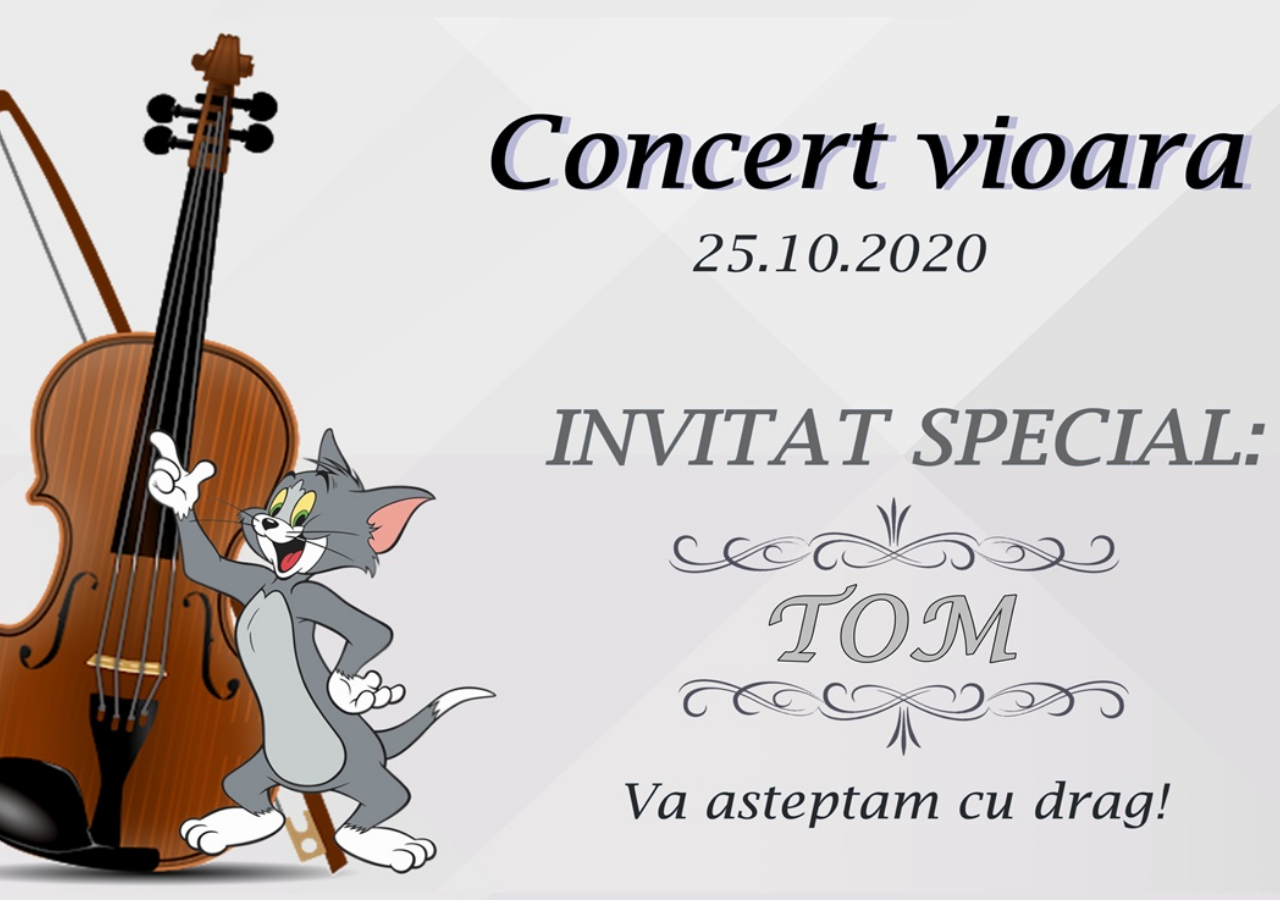
<file: index.html>
<!DOCTYPE html>
<html lang="ro">
<head>
    <title>Concertul lui Tom</title>
    <link rel="stylesheet" type="text/css" href="style.css"/>
    <meta http-equiv="Content-type" content="text/html; charset=UTF-8"/>
    <script src="https://ajax.googleapis.com/ajax/libs/jquery/3.4.1/jquery.min.js"></script>
</head>

<body>
<div id="mainDiv">
    <div id="tempText">
        <audio id="audio" autoplay>
            <source src="inregistrari/p1.mp3" type="audio/mpeg">
        </audio>
    </div>
    <div id="nextStoryButton" class = "shadow" onclick="onClickNextStoryButton()" style="display:none">
    </div>
</div>


<script>
    var browser = (function (agent) {
        switch (true) {
            case agent.indexOf("edge") > -1: return "edge";
            case agent.indexOf("edg/") > -1: return "chromium edge"; // Match also / to avoid matching for the older Edge
            case agent.indexOf("opr") > -1 && !!window.opr: return "opera";
            case agent.indexOf("chrome") > -1 && !!window.chrome: return "chrome";
            default: return "other";
        }
    })(window.navigator.userAgent.toLowerCase());

    if(browser === "chrome") {
        document.getElementById("mainDiv").style.backgroundImage ="url(poveste/chrome_nu_merge.png)";
    }
    else{
        var storyTimes = [12.4, 28, 11, 5, 16, 9, 6, 9, 12];
        var pos = 1,
            canPress = false;
        // on press spacebar
        document.body.onkeyup = function (e) {
            if (e.keyCode == 32) {
                onClickNextStoryButton();
            }
        };

        function nextPartOfStory() {
            pos++;
            if (pos > 9) {
                $(location).attr("href", "ex1.html");
            } else {
                document.getElementById("mainDiv").style.backgroundImage =
                    "url(poveste/p" + pos + ".jpg)";
                var audioFileName = "inregistrari/p" + pos + ".mp3";
                document.getElementById("audio").src = audioFileName;
                $("#tempText").text(tempStoryTexts[pos - 1]);
            }
        }

        setTimeout(function () {
            $("#nextStoryButton").attr("style", "display:block");
            canPress = true;
            console.log(pos);
        }, storyTimes[pos - 1] * 1000);

        function onClickNextStoryButton() {
            if (!canPress) return;
            canPress = false;
            $("#nextStoryButton").attr("style", "display:none");

            setTimeout(function () {
                $("#nextStoryButton").attr("style", "display:block");
                canPress = true;
                console.log(pos);
            }, storyTimes[pos] * 1000);

            nextPartOfStory();
        }

        setTimeout(function () {
            document.getElementById("audio").src = "inregistrari/click_pe_sageata.mp3";
        }, 11500);
    }
</script>
</body>
</html>
</file>
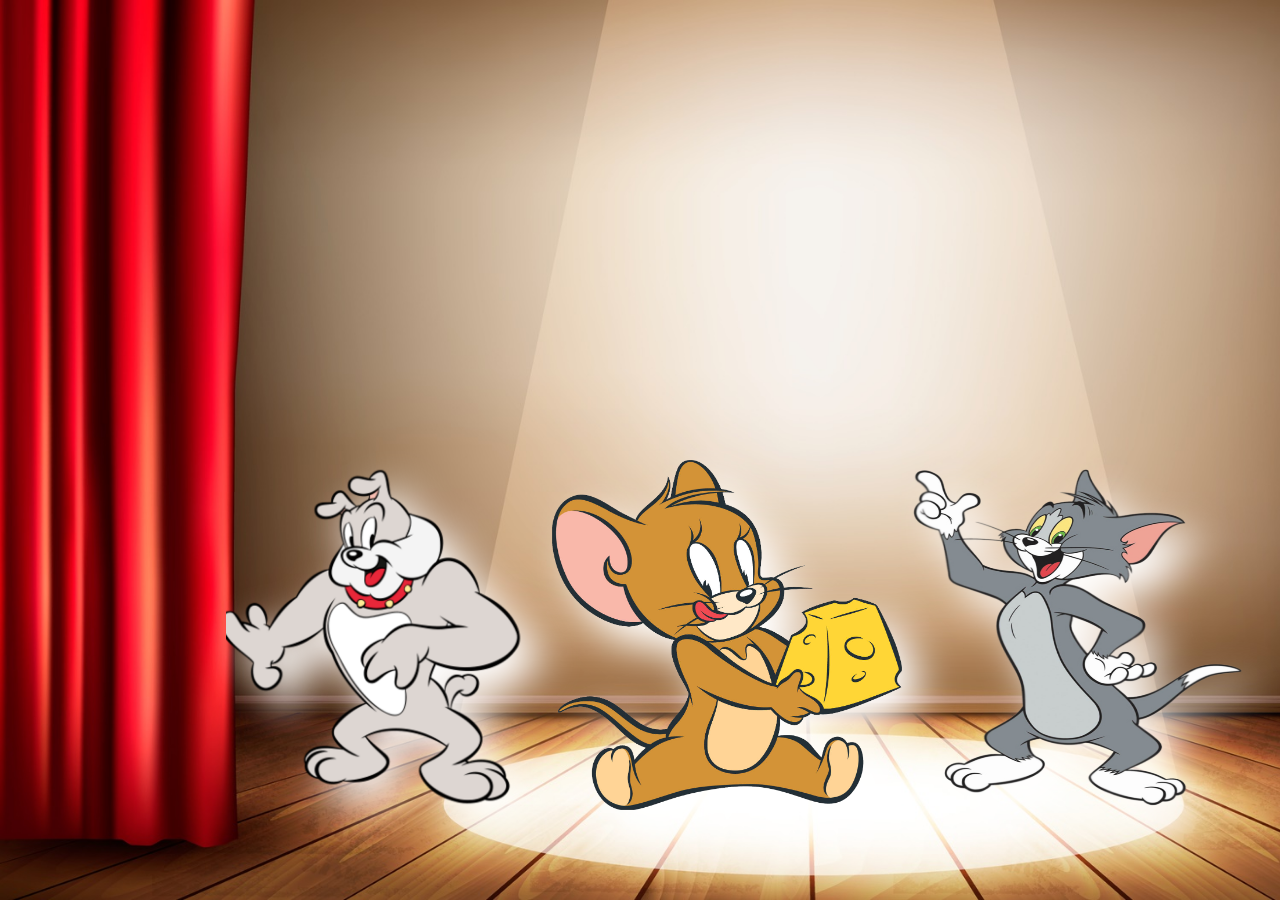
<file: ex1.html>
<!DOCTYPE html>
<html lang="ro">
<head>
    <title>Probe</title>
    <link rel="stylesheet" type="text/css" href="style.css"/>
    <meta http-equiv="Content-type" content="text/html; charset=UTF-8"/>
    <script src="https://ajax.googleapis.com/ajax/libs/jquery/3.4.1/jquery.min.js"></script>
</head>
<body>
<div>
    <div>
        <audio id="audio" autoplay>
            <source src="inregistrari/e1.mp3" type="audio/mpeg">
        </audio>
    </div>
    <div id="imgDiv">
        <img src="ex1/1a.png" id="ex1_Spike" class="shadow" style="position: absolute; bottom:10%; left:7.5% "/>
        <img src="ex1/1b.png" id="ex1_Jerry" class="shadow" style="position: absolute; bottom:10%; left:33%"/>
        <img src="ex1/1c.png" id="ex1_Tom"  class="shadow" style="position: absolute; bottom:10%; left:60%"/>
    </div>
</div>
<script>
    $(document).ready(function () {
        var browser = (function (agent) {
        switch (true) {
            case agent.indexOf("edge") > -1: return "edge";
            case agent.indexOf("edg/") > -1: return "chromium edge"; // Match also / to avoid matching for the older Edge
            case agent.indexOf("opr") > -1 && !!window.opr: return "opera";
            case agent.indexOf("chrome") > -1 && !!window.chrome: return "chrome";
            default: return "other";
        }
        })(window.navigator.userAgent.toLowerCase());

        if(browser === "chrome") {
            document.body.style.backgroundImage ="url(poveste/chrome_nu_merge.png)";
            $(imgDiv).hide();
        }
        else{
            $("#ex1_Spike,#ex1_Jerry").click(function () {
                $(this).removeClass("shadow").addClass("redShadow");
            });
            $("#ex1_Tom").click(function () {
                $(location).attr("href", "ex2.html");
            });
        }
    });
</script>
</body>
</html>
</file>
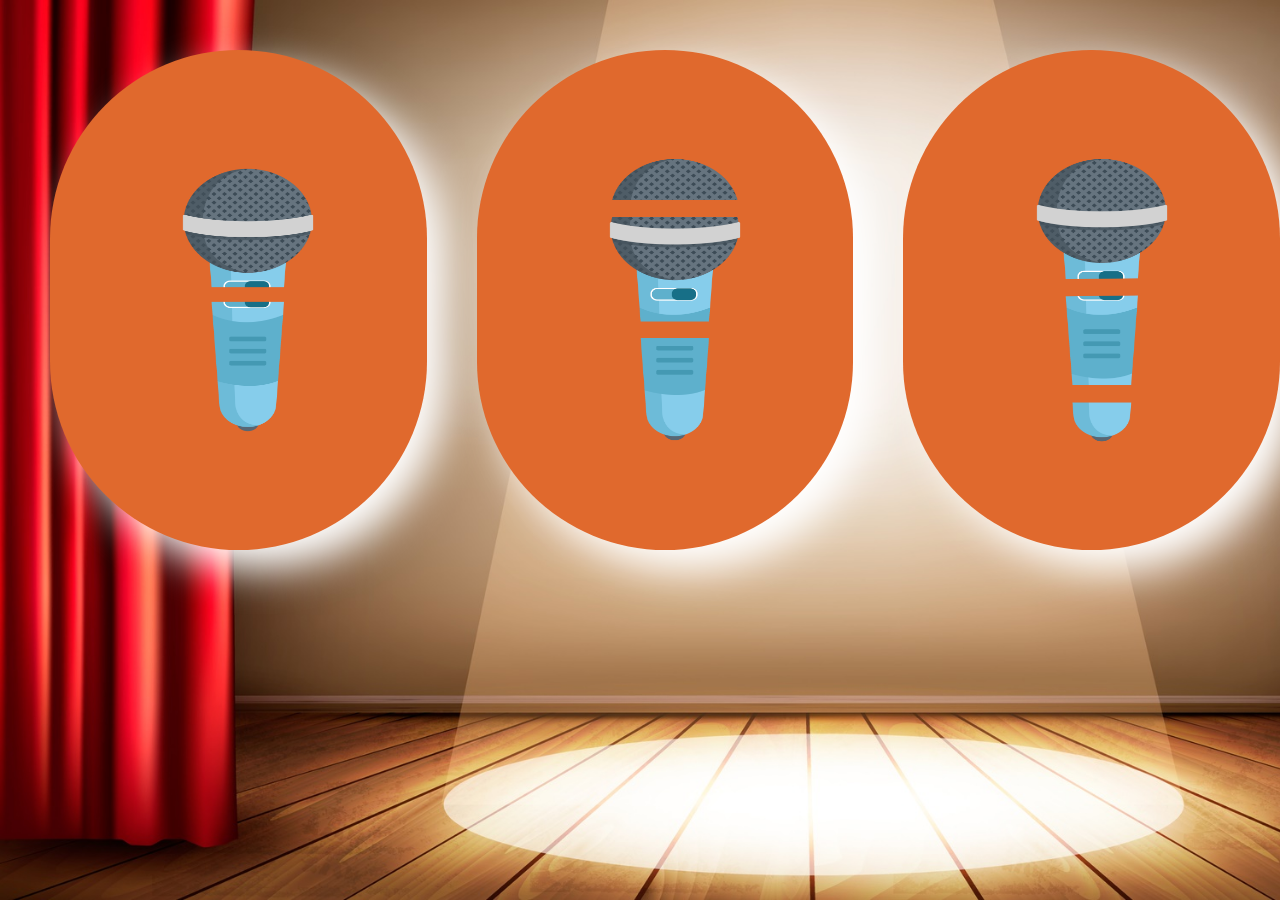
<file: ex10.html>
<!DOCTYPE html>
<html lang="ro">
<head>
    <title>Probe</title>
    <link rel="stylesheet" type="text/css" href="style.css"/>
    <meta http-equiv="Content-type" content="text/html; charset=UTF-8"/>
    <script src="https://ajax.googleapis.com/ajax/libs/jquery/3.4.1/jquery.min.js"></script>
</head>
<body>
<div>
    <div>
        <audio id="audio" autoplay>
            <source src="inregistrari/e10.mp3" type="audio/mpeg">
        </audio>
    </div>
    <div id="textDiv">
        <div id="circle" class="ex10_wrong shadow">
            <img class="images" src="silabe/page1-removebg-preview.png" id="silabe6"/>
        </div>
        <div id="circle" class="ex10_correct shadow">
            <img class="images" src="silabe/imageedit_1_8938667079.png" id="silabe4"/>
        </div>
        <div id="circle" class="ex10_wrong shadow">
            <img class="images" src="silabe/page-removebg-preview.png" id="silabe5"/>
        </div>
    </div>
</div>
<script>
    $(document).ready(function () {
        var browser = (function (agent) {
        switch (true) {
            case agent.indexOf("edge") > -1: return "edge";
            case agent.indexOf("edg/") > -1: return "chromium edge"; // Match also / to avoid matching for the older Edge
            case agent.indexOf("opr") > -1 && !!window.opr: return "opera";
            case agent.indexOf("chrome") > -1 && !!window.chrome: return "chrome";
            default: return "other";
        }
        })(window.navigator.userAgent.toLowerCase());

        if(browser === "chrome") {
            document.body.style.backgroundImage ="url(poveste/chrome_nu_merge.png)";
            $(textDiv).hide();
        }
        else{
            var clickedCorrect = false;
            $(".ex10_wrong").click(function () {
                $(this).removeClass("shadow").addClass("redShadow");
            });
            $(".ex10_correct").click(function () {
                if(clickedCorrect === false){
                    clickedCorrect = true;
                $(this).removeClass("shadow").addClass("greenShadow");
                    document.getElementById("audio").src = "inregistrari/e10_2.mp3";
                    setTimeout(function () {
                        $(location).attr("href", "ex11.html");
                    }, 18 * 1000);
                }
            });
        }
    });
</script>
</body>
</html>
</file>
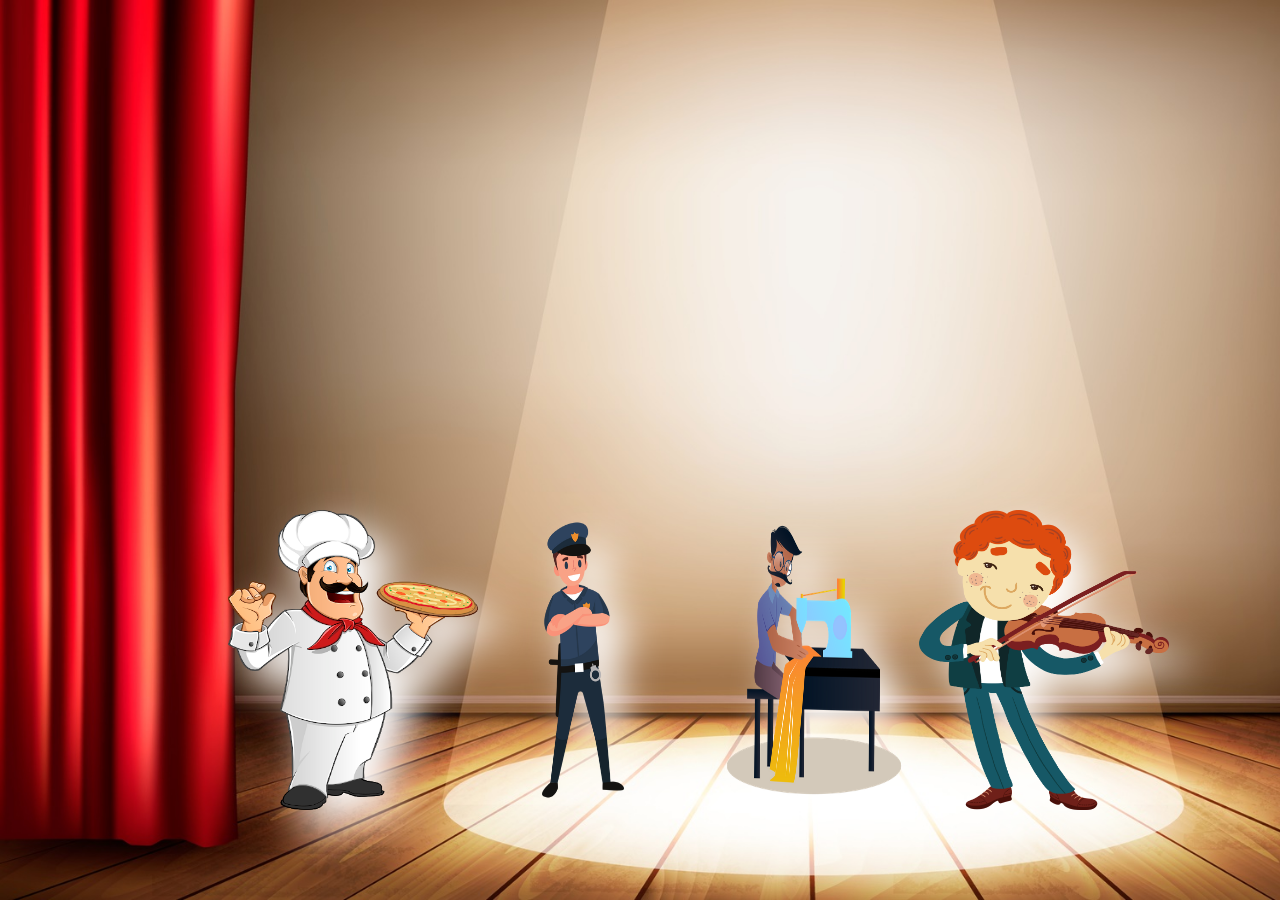
<file: ex11.html>
<!DOCTYPE html>
<html lang="ro">
<head>
    <title>Probe</title>
    <link rel="stylesheet" type="text/css" href="style.css"/>
    <meta http-equiv="Content-type" content="text/html; charset=UTF-8"/>
    <script src="https://ajax.googleapis.com/ajax/libs/jquery/3.4.1/jquery.min.js"></script>
</head>
<body>
<div>
    <div>
        <audio id="audio" autoplay>
            <source src="inregistrari/e11.mp3" type="audio/mpeg">
        </audio>
    </div>
    <div id="meseriiDiv">
        <img src="ex11/11a.png" class="ex9_wrong shadow" style="position: absolute; bottom:10%; left:10%"/>
        <img src="ex11/11b.png" class="ex9_correct shadow" style="position: absolute; bottom:10%; left:28%"/>
        <img src="ex11/11c.png" class="ex9_wrong shadow" style="position: absolute; bottom:10%; left:46%"/>
        <img src="ex11/11d.png" class="ex9_wrong shadow" style="position: absolute; bottom:10%; left:64%"/>
    </div>
</div>
<script>
    $(document).ready(function () {
        var browser = (function (agent) {
        switch (true) {
            case agent.indexOf("edge") > -1: return "edge";
            case agent.indexOf("edg/") > -1: return "chromium edge"; // Match also / to avoid matching for the older Edge
            case agent.indexOf("opr") > -1 && !!window.opr: return "opera";
            case agent.indexOf("chrome") > -1 && !!window.chrome: return "chrome";
            default: return "other";
        }
        })(window.navigator.userAgent.toLowerCase());

        if(browser === "chrome") {
            document.body.style.backgroundImage ="url(poveste/chrome_nu_merge.png)";
            $(meseriiDiv).hide();
        }
        else{
            var clickedCorrect = false;
            $(".ex9_wrong").click(function () {
                $(this).removeClass("shadow").addClass("redShadow");
            });
            $(".ex9_correct").click(function () {
                if(clickedCorrect === false){
                    clickedCorrect = true;
                $(this).removeClass("shadow").addClass("greenShadow");
                    document.getElementById("audio").src = "inregistrari/e11_2.mp3";
                    setTimeout(function () {
                        $(location).attr("href", "ex12.html");
                    }, 17 * 1000);
                }
            });
        }
    });
</script>
</body>
</html>
</file>
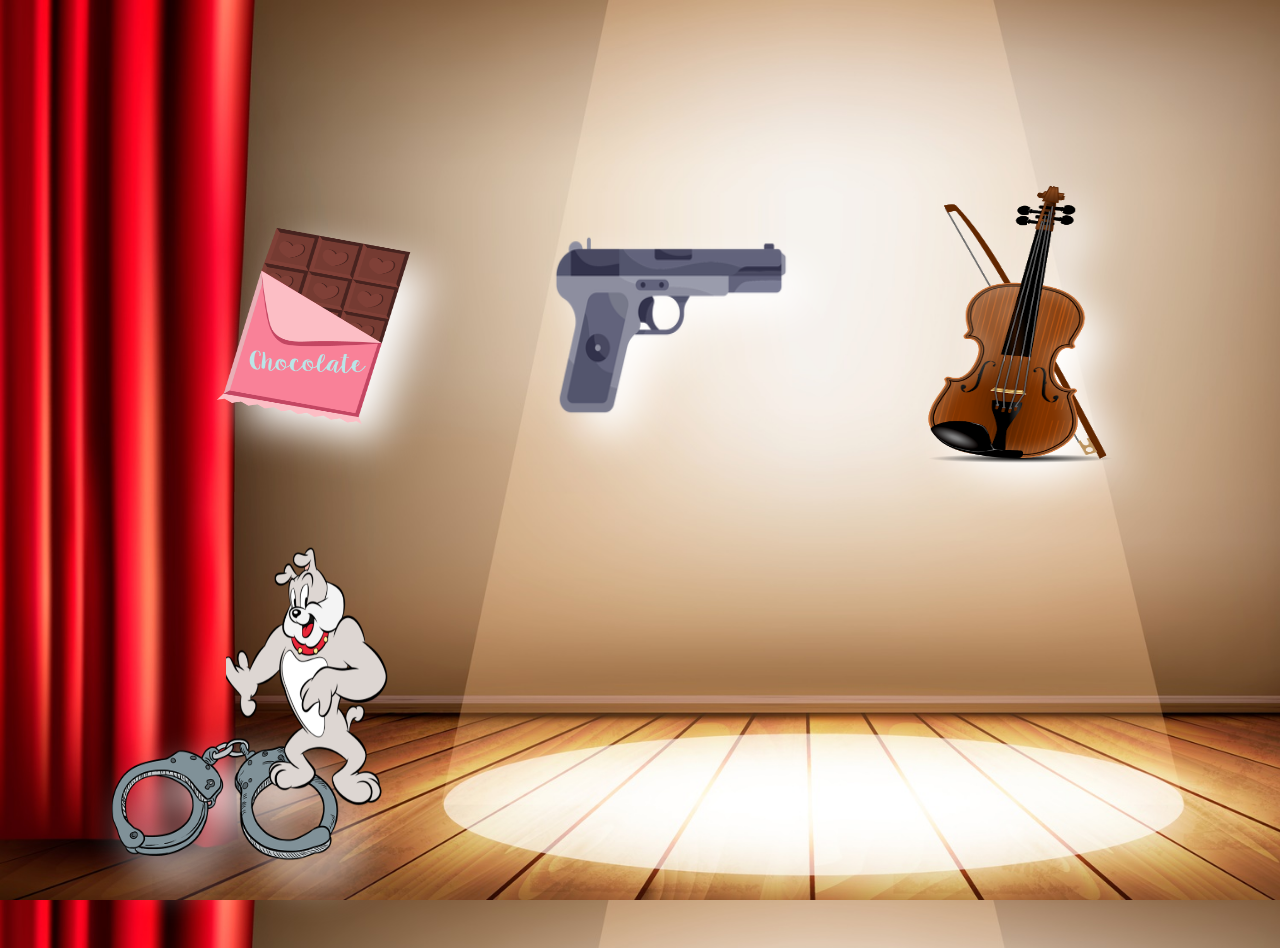
<file: ex12.html>
<!DOCTYPE html>
<html lang="ro">
  <head>
    <title>Probe</title>
    <link rel="stylesheet" type="text/css" href="style.css" />
    <meta http-equiv="Content-type" content="text/html; charset=UTF-8" />
    <script src="https://ajax.googleapis.com/ajax/libs/jquery/3.4.1/jquery.min.js"></script>
  </head>
  <body>
    <div>
      <div>
        <audio id="audio" autoplay>
          <source src="inregistrari/e12.mp3" type="audio/mpeg">
        </audio>
      </div>
      <div id="img" class="imgDiv12">
        <img src="ex12/12a.png" id="ex12_wrong1" class="shadow" alt="" style="margin-left: 15%"/>
        <img src="ex12/12b.png" id="ex12_correct1" class="shadow" alt="" />
        <img src="ex12/12c.png" id="ex12_wrong2" class="shadow" alt="" />
        <img src="ex12/12d.png" id="ex12_correct2" class="shadow" alt="" />
      </div>
      <div id="imgDiv">
        <img src="ex1/1a.png" style="position: absolute; bottom:10%; left:7.5%; width:15%; height:30%;"/>
    </div>
    </div>
    <script>
      $(document).ready(function () {
        var browser = (function (agent) {
        switch (true) {
            case agent.indexOf("edge") > -1: return "edge";
            case agent.indexOf("edg/") > -1: return "chromium edge"; // Match also / to avoid matching for the older Edge
            case agent.indexOf("opr") > -1 && !!window.opr: return "opera";
            case agent.indexOf("chrome") > -1 && !!window.chrome: return "chrome";
            default: return "other";
        }
        })(window.navigator.userAgent.toLowerCase());

        if(browser === "chrome") {
            document.body.style.backgroundImage ="url(poveste/chrome_nu_merge.png)";
            $(img).hide();
        }
        else{
          var correctAnswers = [];

          $("#ex12_wrong1,#ex12_wrong2").click(function () {
            $(this).removeClass("shadow").addClass("redShadow");
          });
          $("#ex12_correct1").click(function () {
            $(this).removeClass("shadow").addClass("greenShadow");
            if (!correctAnswers.includes("pistol")) correctAnswers.push("pistol");
            if (correctAnswers.length > 1) $(location).attr("href", "final.html");
          });
          $("#ex12_correct2").click(function () {
            $(this).removeClass("shadow").addClass("greenShadow");
            if (!correctAnswers.includes("catuse")) correctAnswers.push("catuse");
            if (correctAnswers.length > 1) $(location).attr("href", "final.html");
          });
        }
      });
    </script>
  </body>
</html>
</file>
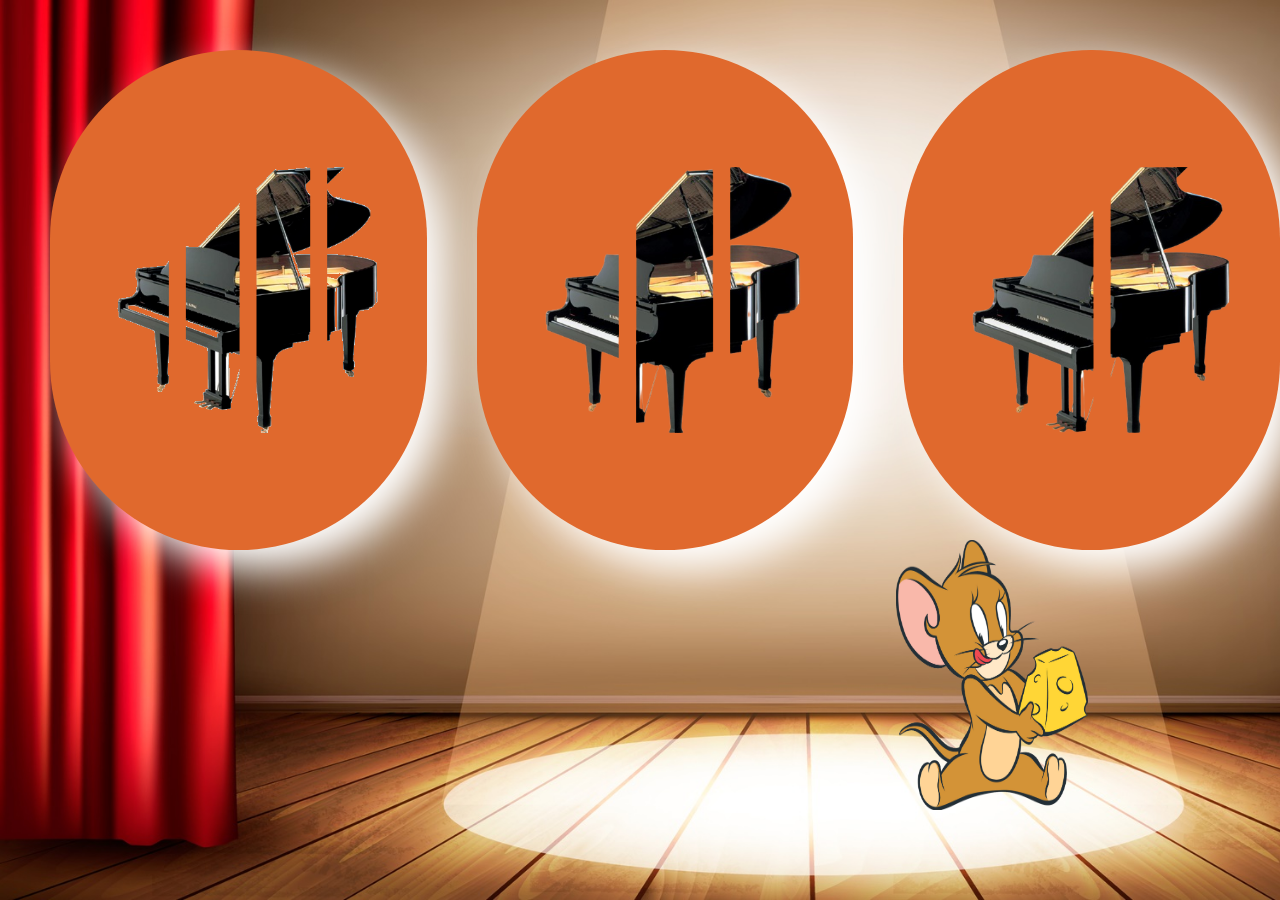
<file: ex2.html>
<!DOCTYPE html>
<html lang="ro">
<head>
    <title>Probe</title>
    <link rel="stylesheet" type="text/css" href="style.css"/>
    <meta http-equiv="Content-type" content="text/html; charset=UTF-8"/>
    <script src="https://ajax.googleapis.com/ajax/libs/jquery/3.4.1/jquery.min.js"></script>
</head>
<body>
<div>
    <div>
        <audio id="audio" autoplay>
            <source src="inregistrari/e2.mp3" type="audio/mpeg">
        </audio>
    </div>
    <div id="textDiv">
        <div id="circle" class="ex2_correct shadow">
            <img class="images" src="silabe/imageedit_5_8345319173.png" id="silabe1"/>
        </div>
        <div id="circle" class="ex2_wrong shadow">
            <img class="images" src="silabe/page3-removebg-preview.png" id="silabe2"/>
        </div>
        <div id="circle" class="ex2_wrong shadow">
            <img class="images" src="silabe/page2-removebg-preview.png" id="silabe3"/>
        </div>
    </div>
    <div id="imgDiv">
        <img src="ex1/1b.png" style="position: absolute; bottom:10%; right:15%; width:15%; height:30%;"/>
    </div>
</div>
<script>
    $(document).ready(function () {
        var browser = (function (agent) {
        switch (true) {
            case agent.indexOf("edge") > -1: return "edge";
            case agent.indexOf("edg/") > -1: return "chromium edge"; // Match also / to avoid matching for the older Edge
            case agent.indexOf("opr") > -1 && !!window.opr: return "opera";
            case agent.indexOf("chrome") > -1 && !!window.chrome: return "chrome";
            default: return "other";
        }
        })(window.navigator.userAgent.toLowerCase());

        if(browser === "chrome") {
            document.body.style.backgroundImage ="url(poveste/chrome_nu_merge.png)";
            $(textDiv).hide();
        }
        else{
            var clickedCorrect = false;
            $(".ex2_wrong").click(function () {
                $(this).removeClass("shadow").addClass("redShadow");
            });
            $(".ex2_correct").click(function () {
                if(clickedCorrect === false){
                    clickedCorrect = true;
                    $(this).removeClass("shadow").addClass("greenShadow");
                    document.getElementById("audio").src = "inregistrari/e2_2.mp3";
                    setTimeout(function () {
                        $(location).attr("href", "ex3.html");
                    }, 13 * 1000);
                }
            });
        }
    });
</script>
</body>
</html>
</file>
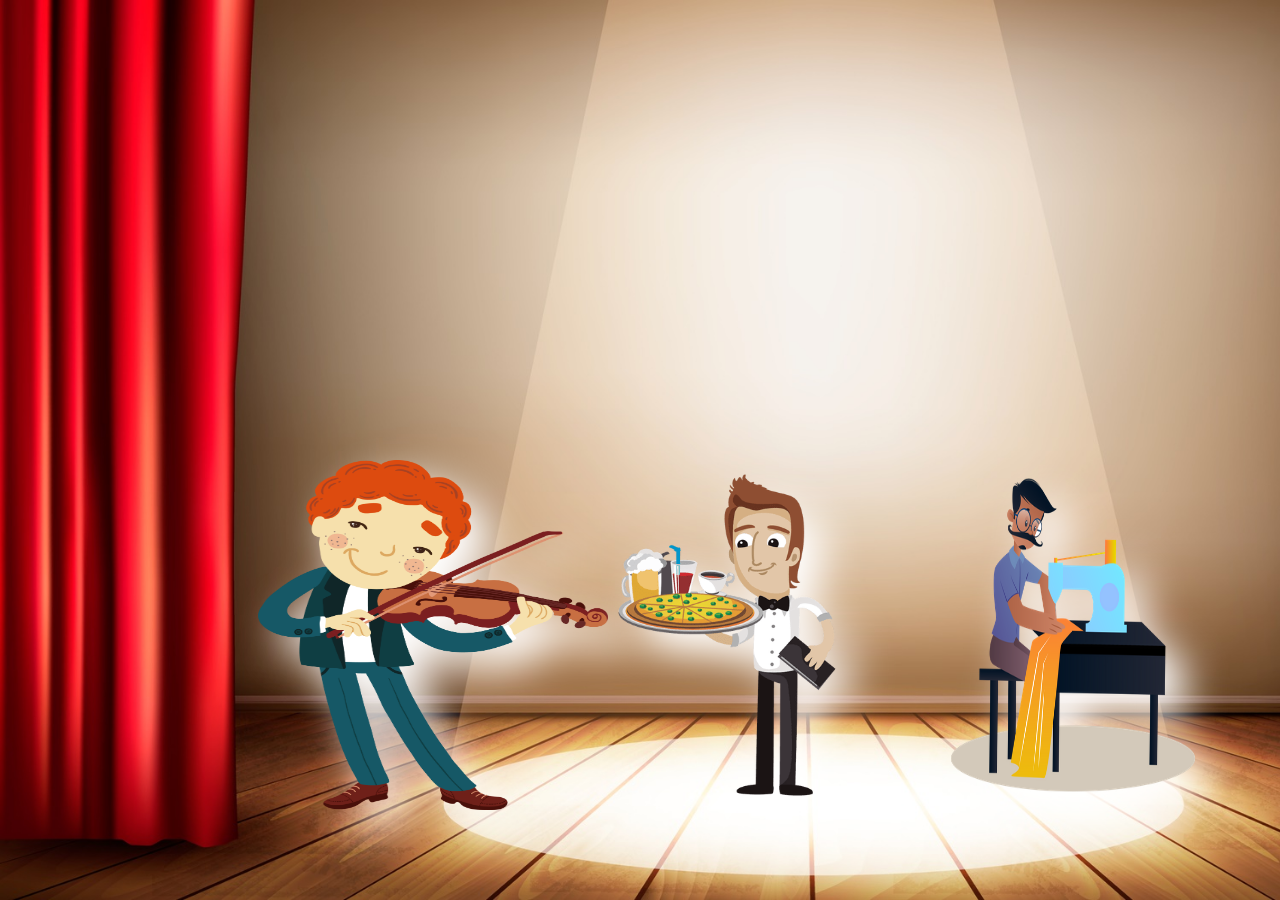
<file: ex3.html>
<!DOCTYPE html>
<html lang="ro">
<head>
    <title>Probe</title>
    <link rel="stylesheet" type="text/css" href="style.css"/>
    <meta http-equiv="Content-type" content="text/html; charset=UTF-8"/>
    <script src="https://ajax.googleapis.com/ajax/libs/jquery/3.4.1/jquery.min.js"></script>
</head>
<body>
<div>
    <div>
        <audio id="audio" autoplay>
            <source src="inregistrari/e3.mp3" type="audio/mpeg">
        </audio>
    </div>
    <div id="imgDiv">
        <img src="ex3/3a.png" id="ex3_wrong1" class="shadow" style="position: absolute; bottom:10%; left:10%"/>
        <img src="ex3/3b.png" id="ex3_wrong2" class="shadow" style="position: absolute; bottom:10%; left:33%"/>
        <img src="ex3/3c.png" id="ex3_correct" class="shadow" style="position: absolute; bottom:10%; left:60%"/>
    </div>
</div>
<script>
    $(document).ready(function () {
        var browser = (function (agent) {
        switch (true) {
            case agent.indexOf("edge") > -1: return "edge";
            case agent.indexOf("edg/") > -1: return "chromium edge"; // Match also / to avoid matching for the older Edge
            case agent.indexOf("opr") > -1 && !!window.opr: return "opera";
            case agent.indexOf("chrome") > -1 && !!window.chrome: return "chrome";
            default: return "other";
        }
        })(window.navigator.userAgent.toLowerCase());

        if(browser === "chrome") {
            document.body.style.backgroundImage ="url(poveste/chrome_nu_merge.png)";
            $(imgDiv).hide();
        }
        else{
            var clickedCorrect = false;
            $("#ex3_wrong1,#ex3_wrong2").click(function () {
                $(this).removeClass("shadow").addClass("redShadow");
            });
            $("#ex3_correct").click(function () {
                if(clickedCorrect === false){
                    clickedCorrect = true;
                    $(this).removeClass("shadow").addClass("greenShadow");
                    document.getElementById("audio").src = "inregistrari/e3_2.mp3";
                    setTimeout(function () {
                        $(location).attr("href", "ex4.html");
                    }, 11 * 1000);
                }
            });
        }
    });
</script>
</body>
</html>
</file>
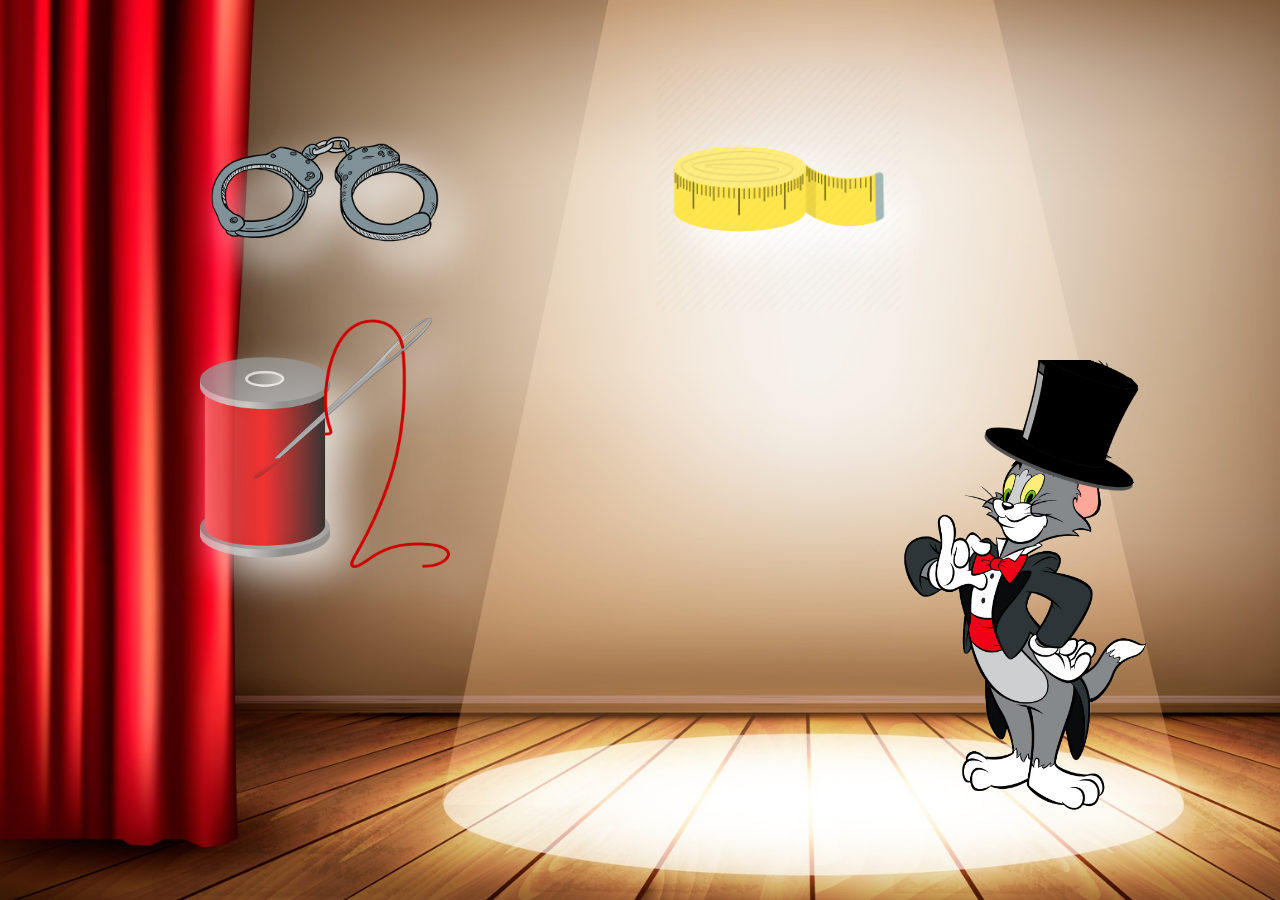
<file: ex4.html>
<!DOCTYPE html>
<html lang="ro">
<head>
    <title>Probe</title>
    <link rel="stylesheet" type="text/css" href="style.css"/>
    <meta http-equiv="Content-type" content="text/html; charset=UTF-8"/>
    <script src="https://ajax.googleapis.com/ajax/libs/jquery/3.4.1/jquery.min.js"></script>
</head>
<body>
<div>
    <div id="imgDiv4">
        <img src="ex4/4a.png" id="ex4_wrong" class="shadow" alt="" style="margin-top:5%" />
        <img src="ex4/4b.png" id="ex4_correct1" class="shadow" alt=""/>
        <img src="ex4/4c.png" id="ex4_correct2" class="img3 shadow" alt=""/>
    </div>
    <div>
        <audio id="audio" autoplay>
            <source src="inregistrari/e4.mp3" type="audio/mpeg">
        </audio>
        <img class="Tom" src="ex4/4.png" id="ex4_tom" alt="" style="position: absolute; bottom:10%; left:70%"/>
    </div>
</div>
<script>
    $(document).ready(function () {
        var browser = (function (agent) {
        switch (true) {
            case agent.indexOf("edge") > -1: return "edge";
            case agent.indexOf("edg/") > -1: return "chromium edge"; // Match also / to avoid matching for the older Edge
            case agent.indexOf("opr") > -1 && !!window.opr: return "opera";
            case agent.indexOf("chrome") > -1 && !!window.chrome: return "chrome";
            default: return "other";
        }
        })(window.navigator.userAgent.toLowerCase());

        if(browser === "chrome") {
            document.body.style.backgroundImage ="url(poveste/chrome_nu_merge.png)";
            $(imgDiv4).hide();
            $(ex4_tom).hide();
        }
        else{
            var correctAnswers = []

            $("#ex4_wrong").click(function () {
                $(this).removeClass("shadow").addClass("redShadow");
            });
            $("#ex4_correct1").click(function () {
                $(this).removeClass("shadow").addClass("greenShadow");
                if (!correctAnswers.includes("centi"))
                    correctAnswers.push("centi")
                if (correctAnswers.length > 1)
                    $(location).attr("href", "ex5.html");

            });
            $("#ex4_correct2").click(function () {
                $(this).removeClass("shadow").addClass("greenShadow");
                if (!correctAnswers.includes("ata"))
                    correctAnswers.push("ata")
                if (correctAnswers.length > 1)
                    $(location).attr("href", "ex5.html");
            });
        }
    });
</script>
</body>
</html>
</file>
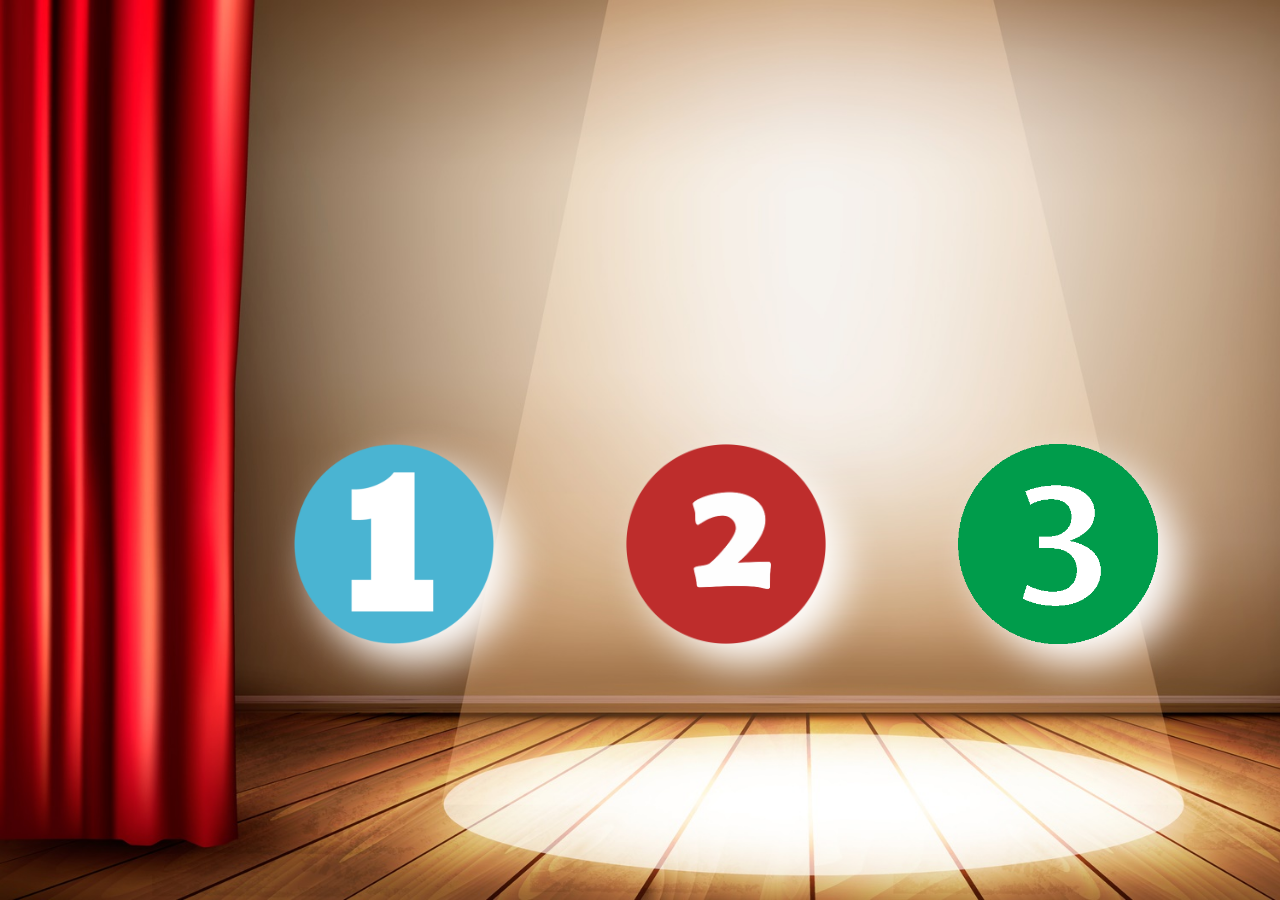
<file: ex6.html>
<!DOCTYPE html>
<html lang="ro">
<head>
    <title>Probe</title>
    <link rel="stylesheet" type="text/css" href="style.css"/>
    <meta http-equiv="Content-type" content="text/html; charset=UTF-8"/>
    <script src="https://ajax.googleapis.com/ajax/libs/jquery/3.4.1/jquery.min.js"></script>
</head>
<body>
<div>
    <div>
        <audio id="audio" autoplay>
            <source src="inregistrari/e6.mp3" type="audio/mpeg">
        </audio>
    </div>
    <div id="cornDiv">
        <img src="ex6/6.png" id="corn_1" style="margin-left: 23%"/>
        <img src="ex6/6.png" id="corn_2" style="margin-left: 5%"/>
    </div>
    <div id="imgDiv6">
        <img src="ex6/6a.png" id="ex6_1" class = "shadow" style="margin-left: 23%"/>
        <img src="ex6/6b.png" id="ex6_2" class = "shadow" style="margin-left: 10%"/>
        <img src="ex6/6c.png" id="ex6_3" class = "shadow" style="margin-left: 10%"/>
    </div>
</div>
<script>
    $(document).ready(function () {
        var browser = (function (agent) {
        switch (true) {
            case agent.indexOf("edge") > -1: return "edge";
            case agent.indexOf("edg/") > -1: return "chromium edge"; // Match also / to avoid matching for the older Edge
            case agent.indexOf("opr") > -1 && !!window.opr: return "opera";
            case agent.indexOf("chrome") > -1 && !!window.chrome: return "chrome";
            default: return "other";
        }
        })(window.navigator.userAgent.toLowerCase());

        if(browser === "chrome") {
            document.body.style.backgroundImage ="url(poveste/chrome_nu_merge.png)";
            $(cornDiv).hide();
            $(imgDiv6).hide();
        }
        else{
            //trebuie modificat dupa narare
            setTimeout(function () {
                $("#corn_1").css("visibility", "visible");
            }, 1000);
            setTimeout(function () {
                $("#corn_2").css("visibility", "visible");
            }, 9000);
            $("#ex6_1,#ex6_3").click(function () {
                $(this).removeClass("shadow").addClass("redShadow");
            });
            $("#ex6_2").click(function () {
                $(location).attr("href", "ex7.html");
            });
        }
    });
</script>
</body>
</html>
</file>
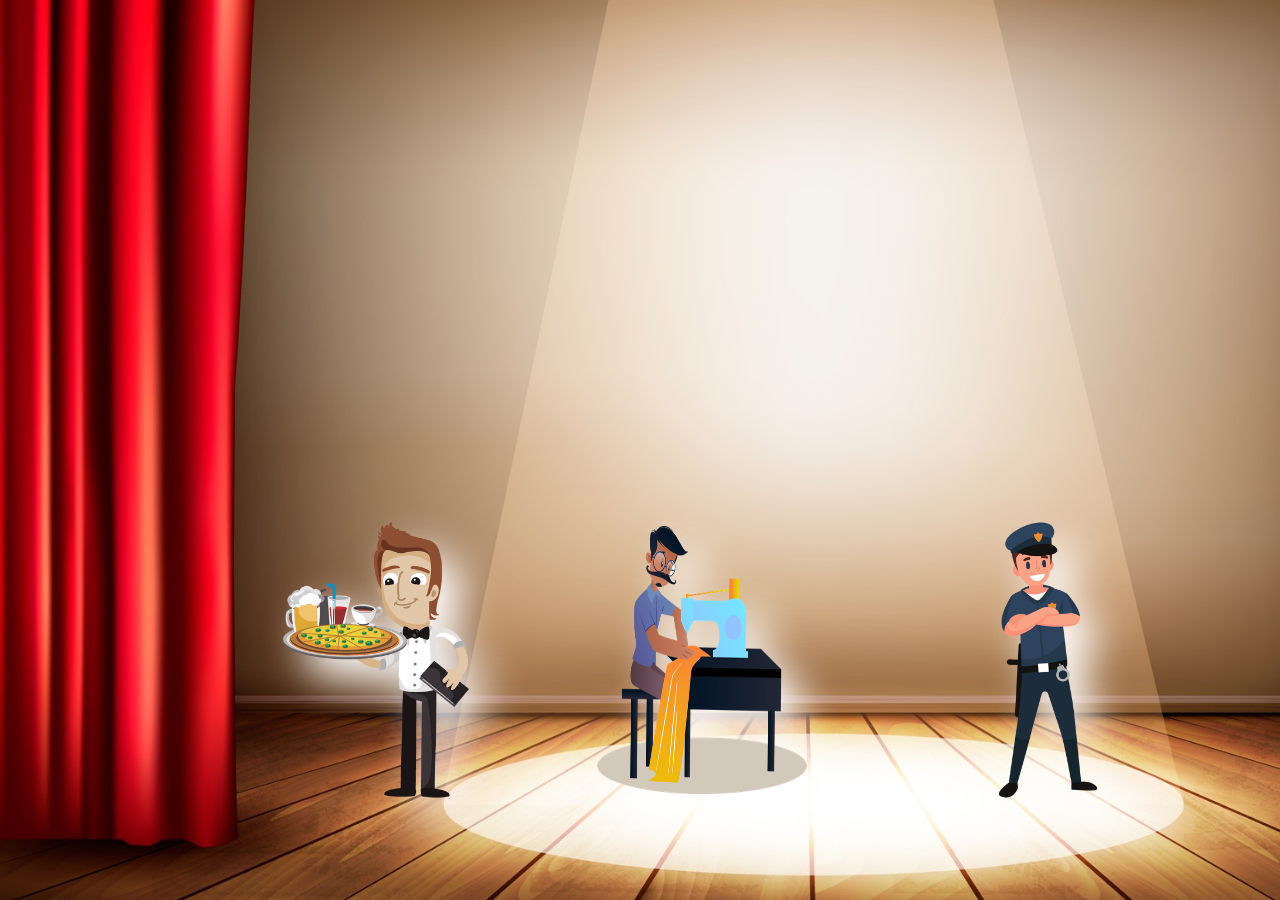
<file: ex7.html>
<!DOCTYPE html>
<html lang="ro">
<head>
    <title>Probe</title>
    <link rel="stylesheet" type="text/css" href="style.css"/>
    <meta http-equiv="Content-type" content="text/html; charset=UTF-8"/>
    <script src="https://ajax.googleapis.com/ajax/libs/jquery/3.4.1/jquery.min.js"></script>
</head>
<body>
<div>
    <div>
        <audio id="audio" autoplay>
            <source src="inregistrari/e7.mp3" type="audio/mpeg">
        </audio>
    </div>
    <div class="imgDiv1" id="ex7_div1">
        <img src="ex7/7a.png" id="ex7_correct1" class = "shadow" style="position: absolute; bottom:10%; left:7.5%"/>
        <img src="ex7/7b.png" id="ex7_wrong1" class = "shadow" style="position: absolute; bottom:10%; left:33%"/>
        <img src="ex7/7c.png" id="ex7_wrong2" class = "shadow" style="position: absolute; bottom:10%; left:60%"/>
    </div>
    <div class="imgDiv2" id="ex7_div2" style="visibility: hidden">
        <img src="ex7/7d.png" id="ex7_correct2" class = "shadow" style="margin-left: 15%; width:20%; height:20%"/>
        <img src="ex7/7e.png" id="ex7_wrong3" class = "shadow" style="width:20%; height:20%"/>
        <img src="ex7/7f.png" id="ex7_wrong4" class = "shadow" style="width:20%; height:20%"/>
    </div>
</div>
<script>
    $(document).ready(function () {
        var browser = (function (agent) {
        switch (true) {
            case agent.indexOf("edge") > -1: return "edge";
            case agent.indexOf("edg/") > -1: return "chromium edge"; // Match also / to avoid matching for the older Edge
            case agent.indexOf("opr") > -1 && !!window.opr: return "opera";
            case agent.indexOf("chrome") > -1 && !!window.chrome: return "chrome";
            default: return "other";
        }
        })(window.navigator.userAgent.toLowerCase());

        if(browser === "chrome") {
            document.body.style.backgroundImage ="url(poveste/chrome_nu_merge.png)";
            $(ex7_div1).hide();
            $(ex7_div2).hide();
        }
        else{
            var file = "inregistrari/e7.mp3";
            $("#ex7_wrong1,#ex7_wrong2,#ex7_wrong3,#ex7_wrong4").click(function () {
                $(this).removeClass("shadow").addClass("redShadow");
            });
            $("#ex7_correct1").click(function () {
                document.getElementById("audio").src = "";
                $("#ex7_div1").css({visibility: 'hidden'})
                $("#ex7_div2").css({visibility: 'visible', top: '0px', position: 'absolute'})
                document.getElementById("audio").src = "inregistrari/e7_2.mp3";
                file = "inregistrari/e7_2.mp3";
                $("#ex7_correct2").click(function () {
                    $(location).attr("href", "ex8.html");
                });
            });
        }
    });
</script>
</body>
</html>
</file>
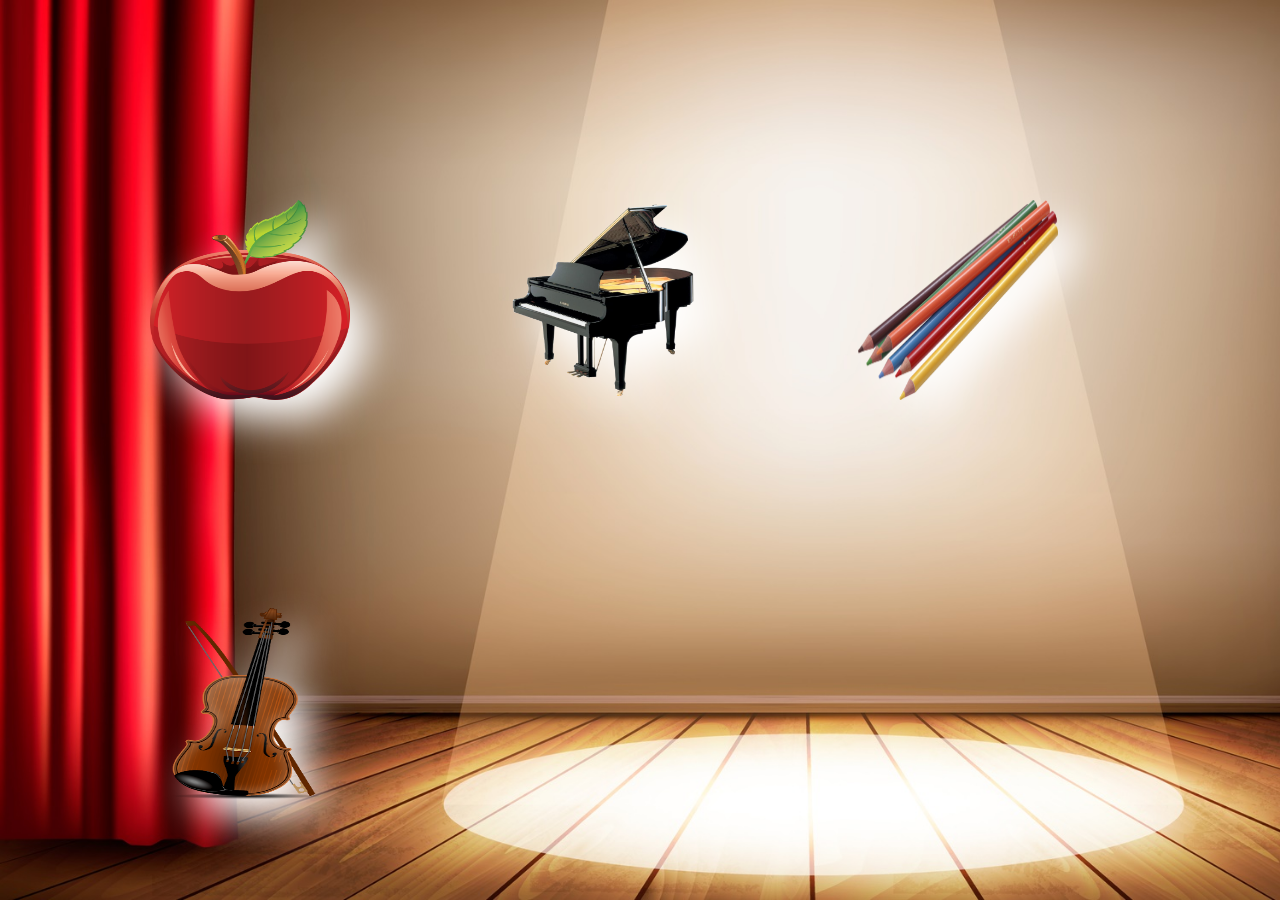
<file: ex8.html>
<!DOCTYPE html>
<html lang="ro">
<head>
    <title>Probe</title>
    <link rel="stylesheet" type="text/css" href="style.css"/>
    <meta http-equiv="Content-type" content="text/html; charset=UTF-8"/>
    <script src="https://ajax.googleapis.com/ajax/libs/jquery/3.4.1/jquery.min.js"></script>
</head>
<body>
<div>
    <div>
        <audio id="audio" autoplay>
            <source src="inregistrari/e8.mp3" type="audio/mpeg">
        </audio>
    </div>
    <div id="img" class="imgDiv8">
        <img src="ex8/8a.png" id="ex8_wrong1" class="shadow" alt=""/>
        <img src="ex8/8b.png" id="ex8_correct1" class="shadow" alt=""/>
        <img src="ex8/8c.png" id="ex8_wrong2" class="shadow" alt=""/>
        <img src="ex8/8d.png" id="ex8_correct2" class="shadow" alt=""/>
    </div>
</div>
<script>
    $(document).ready(function () {
        var browser = (function (agent) {
        switch (true) {
            case agent.indexOf("edge") > -1: return "edge";
            case agent.indexOf("edg/") > -1: return "chromium edge"; // Match also / to avoid matching for the older Edge
            case agent.indexOf("opr") > -1 && !!window.opr: return "opera";
            case agent.indexOf("chrome") > -1 && !!window.chrome: return "chrome";
            default: return "other";
        }
        })(window.navigator.userAgent.toLowerCase());

        if(browser === "chrome") {
            document.body.style.backgroundImage ="url(poveste/chrome_nu_merge.png)";
            $(img).hide();
        }
        else{
            var correctAnswers = []

            $("#ex8_wrong1,#ex8_wrong2").click(function () {
                $(this).removeClass("shadow").addClass("redShadow");
            });
            $("#ex8_correct1").click(function () {
                $(this).removeClass("shadow").addClass("greenShadow");
                if (!correctAnswers.includes("pian"))
                    correctAnswers.push("pian")
                if (correctAnswers.length > 1)
                    $(location).attr("href", "ex9.html");

            });
            $("#ex8_correct2").click(function () {
                $(this).removeClass("shadow").addClass("greenShadow");
                if (!correctAnswers.includes("vioara"))
                    correctAnswers.push("vioara")
                if (correctAnswers.length > 1)
                    $(location).attr("href", "ex9.html");
            });
        }
    });
</script>
</body>
</html>
</file>
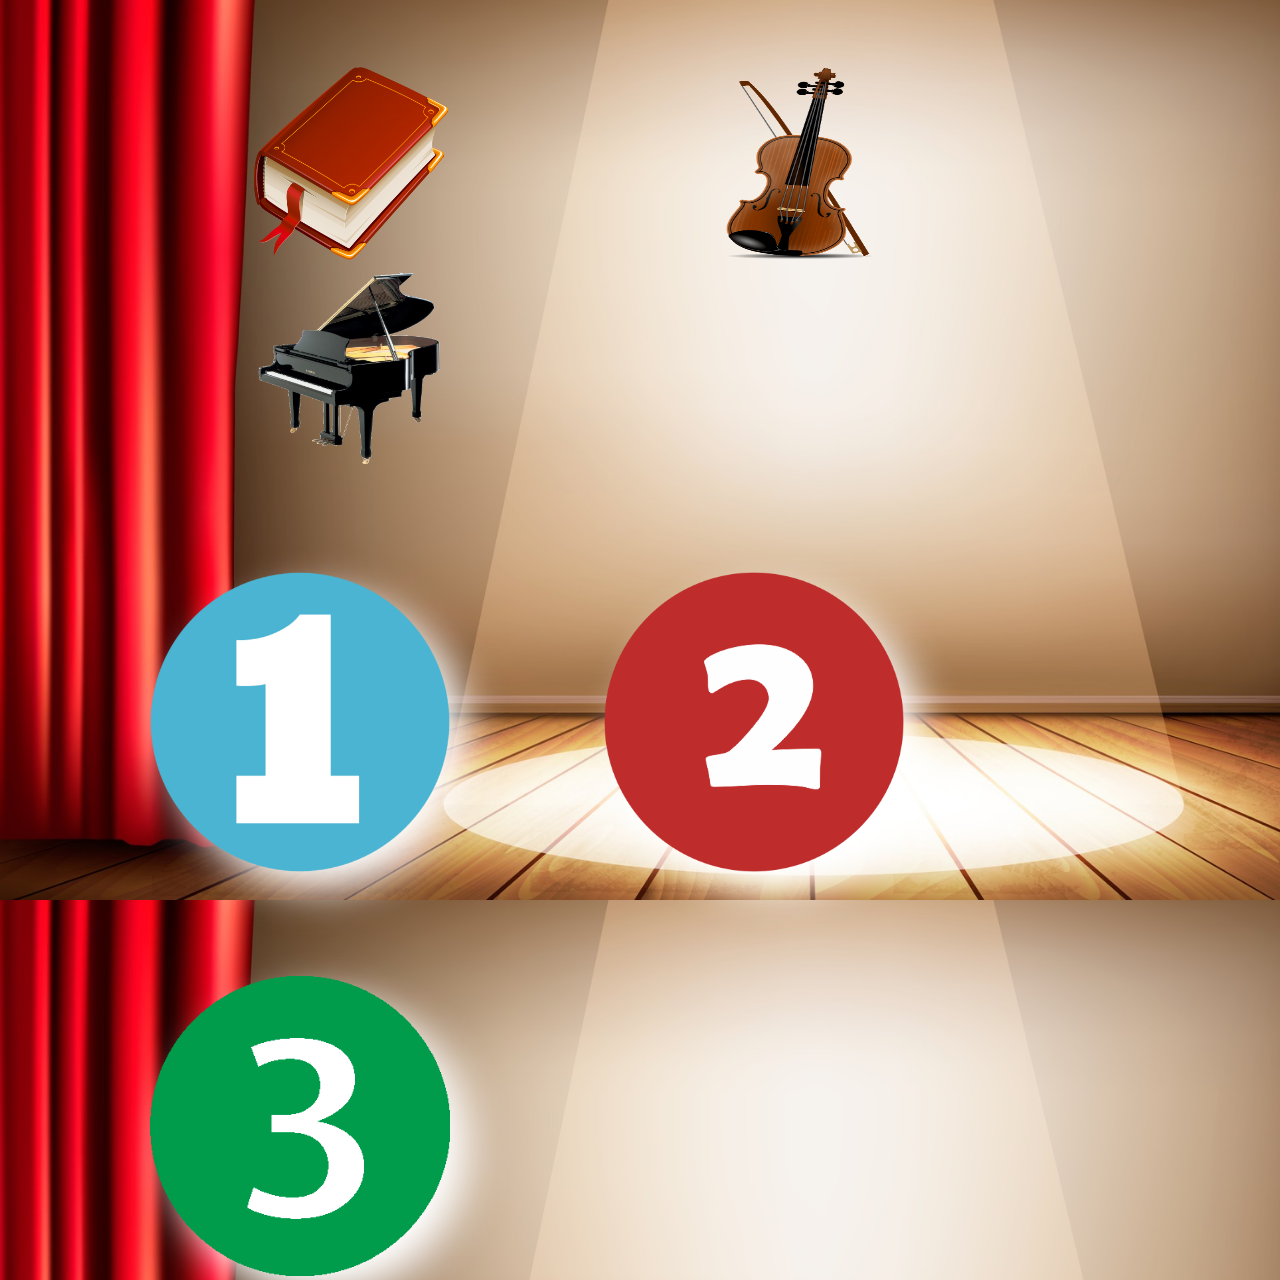
<file: ex9.html>
<!DOCTYPE html>
<html lang="ro">
<head>
    <title>Probe</title>
    <link rel="stylesheet" type="text/css" href="style.css"/>
    <meta http-equiv="Content-type" content="text/html; charset=UTF-8"/>
    <script src="https://ajax.googleapis.com/ajax/libs/jquery/3.4.1/jquery.min.js"></script>
</head>
<body>
<div>
    <div>
        <audio id="audio" autoplay>
            <source src="inregistrari/e9.mp3" type="audio/mpeg">
        </audio>
    </div>
    <div id="instrumentDiv">
        <img src="ex9/9a.png" id="carte" style="margin-top:5%"/>
        <img src="ex9/9b.png" id="vioara"/>
        <img src="ex9/9c.png" id="pian"/>
    </div>
    <div id="imgDiv9">
        <img src="ex6/6a.png" id="ex9_1" class="shadow"/>
        <img src="ex6/6b.png" id="ex9_2" class="shadow"/>
        <img src="ex6/6c.png" id="ex9_3" class="shadow"/>
    </div>
</div>
<script>
    $(document).ready(function () {
        var browser = (function (agent) {
        switch (true) {
            case agent.indexOf("edge") > -1: return "edge";
            case agent.indexOf("edg/") > -1: return "chromium edge"; // Match also / to avoid matching for the older Edge
            case agent.indexOf("opr") > -1 && !!window.opr: return "opera";
            case agent.indexOf("chrome") > -1 && !!window.chrome: return "chrome";
            default: return "other";
        }
        })(window.navigator.userAgent.toLowerCase());

        if(browser === "chrome") {
            document.body.style.backgroundImage ="url(poveste/chrome_nu_merge.png)";
            $(instrumentDiv).hide();
            $(imgDiv9).hide();
        }
        else{
            $("#ex9_1,#ex9_3").click(function () {
                $(this).removeClass("shadow").addClass("redShadow");
            });
            $("#ex9_2").click(function () {
                $(location).attr("href", "ex10.html");
            });
        }
    });
</script>
</body>
</html>
</file>
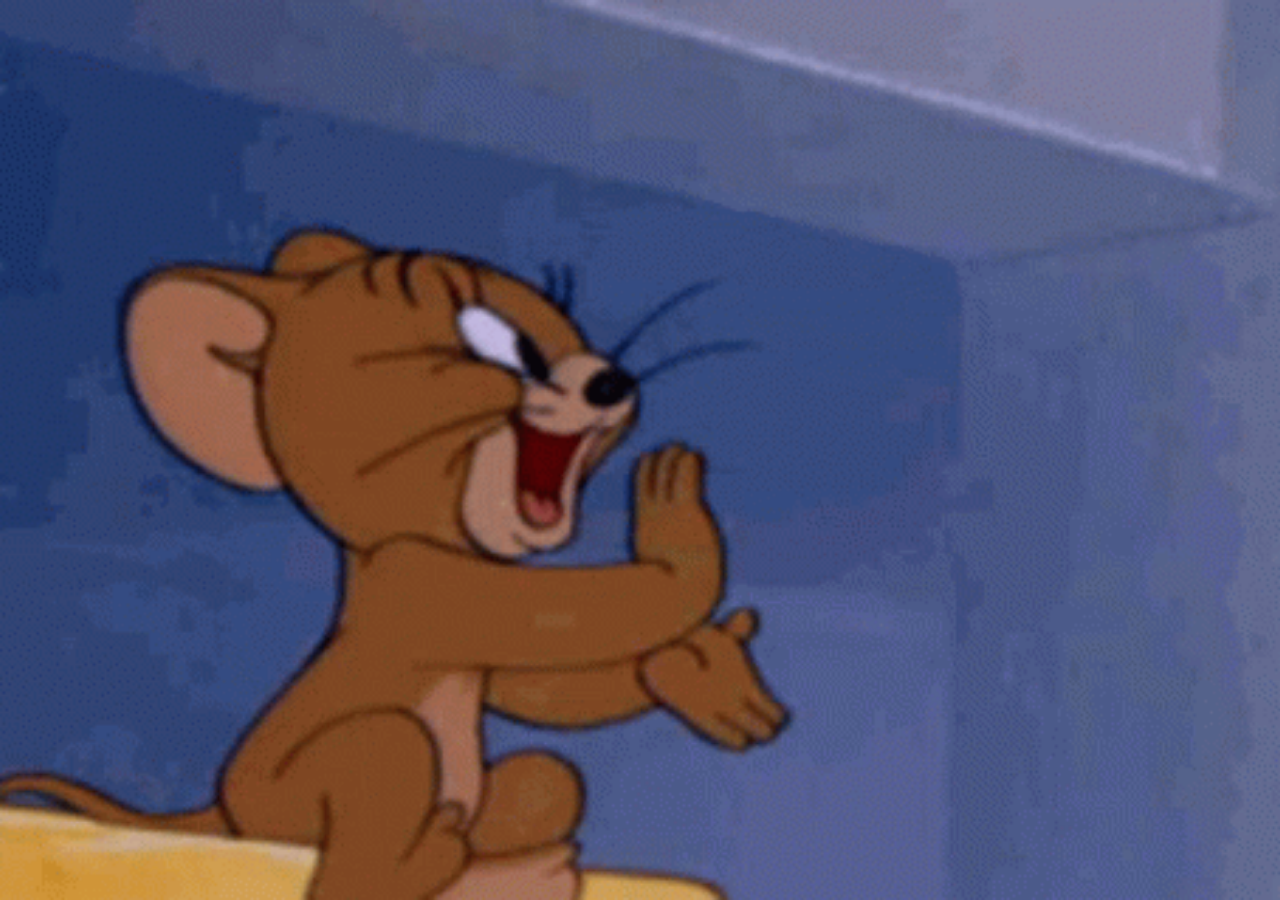
<file: final.html>
<!DOCTYPE html>
<html lang="ro">
<head>
    <title>Felicitari!</title>
    <link rel="stylesheet" type="text/css" href="style.css"/>
    <meta http-equiv="Content-type" content="text/html; charset=UTF-8"/>
    <script src="https://ajax.googleapis.com/ajax/libs/jquery/3.4.1/jquery.min.js"></script>
</head>
<body>
    <div id="finalDiv">
    </div>
	<div>
	  <audio id="audio" autoplay>
	    <source src="inregistrari/game_over.mp3" type="audio/mpeg">
	  </audio>
	</div>
<script>
</script>
</body>
</html>
</file>
<file: style.css>
html,
body {
    height: 100%;
    margin: 0;
    background-image: url(poveste/stage.jpg);
    background-size: cover;
}

#mainDiv {
    background: url("poveste/p1.jpg") no-repeat center center / cover;
    width: 100%;
    height: 100%;
}

#nextStoryButton {
    background: url("poveste/arrow.png") no-repeat center center / cover;
    width: 10%;
    height: 15%;
    position: absolute;
    bottom:2%;
    right:2%;
}

#imgDiv > img {
    width: 350px;
    height: 350px;
    margin-top: 140px;
    margin-left: 130px;
}

#imgDiv4 > img {
    width: 250px;
    height: 250px;
    margin-left: 200px;
}

#imgDiv6 > img {
    width: 200px;
    height: 200px;
    margin-top: 140px;
}

.img3 {
    width: 200px;
    height: 200px;
}

.imgDiv1 > img {
    width: 300px;
    height: 300px;
    margin-top: 140px;
    margin-left: 130px;
}

.imgDiv8 > img {
    width: 200px;
    height: 200px;
    margin-top: 200px;
    margin-left: 150px;
}

#imgDiv9 > img {
    width: 300px;
    height: 300px;
    margin-top: 100px;
    margin-left: 150px;
}

.imgDiv12 > img {
    width: 250px;
    height: 290px;
    margin-top: 180px;
    margin-left: 100px;
}

#circle {
    width: 500px;
    height: 500px;
    -webkit-border-radius: 25px;
    -moz-border-radius: 25px;
    border-radius: 500px;
    background: #E0692D;
    text-align: center;
    margin-left: 50px;
    margin-top: 50px;
}

#textDiv {
    display: flex;
    justify-content: center;
    align-items: center;
    vertical-align: middle;
}

#text {
    margin-top: 50%;
    display: inline-block;
    vertical-align: middle;
    font-size: 150%;
    font-family: "Times New Roman", Times, serif;
}

.draggable {
    filter: alpha(opacity=100);
    opacity: 1;
}

.dropped {
    position: static !important;
    z-index: 100;
}

#cornDiv > img {
    width: 300px;
    height: 300px;
    margin-left: 20px;
    visibility: hidden;
}

#instrumentDiv > img {
    width: 200px;
    height: 200px;
    margin-left: 250px;
}

#meseriiDiv > img {
    width: 250px;
    height: 300px;
    margin-top: 200px;
    margin-left: 100px;
}

.Tom {
    width: 250px;
    height: 450px;
}

.images{
    width: 300px;
    height: 300px;
    margin-top:100px;
    margin-left:20px;
}

#tableDiv {
    bottom:0px;
    left:33%;
}

#finalDiv {
    background: url("poveste/final.gif") no-repeat center center / cover;
    width: 100%;
    height: 100%;
}

.shadow{
    -webkit-filter: drop-shadow(20px 20px 20px #ffffff);
}

.redShadow{
    -webkit-filter: drop-shadow(20px 20px 20px #ff0000);
}

.greenShadow{
    -webkit-filter: drop-shadow(20px 20px 20px #00ff00);
}
</file>
